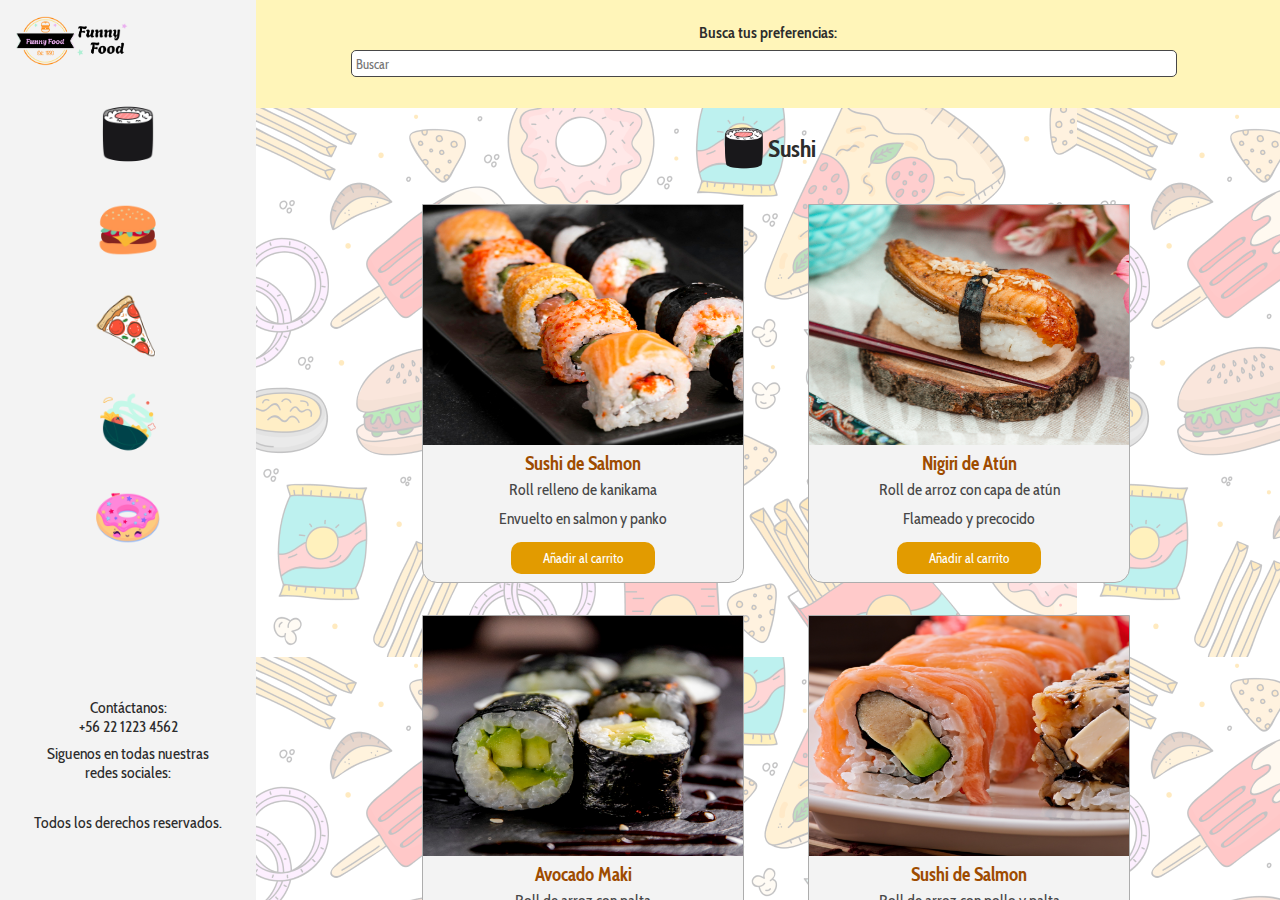
<file: index.html>
<!DOCTYPE html>
<html lang="en">

<head>
    <meta charset="UTF-8">
    <meta name="viewport" content="width=device-width, initial-scale=1.0">
    <link rel="stylesheet" href="https://cdnjs.cloudflare.com/ajax/libs/font-awesome/6.6.0/css/all.min.css"
        integrity="sha512-Kc323vGBEqzTmouAECnVceyQqyqdsSiqLQISBL29aUW4U/M7pSPA/gEUZQqv1cwx4OnYxTxve5UMg5GT6L4JJg=="
        crossorigin="anonymous" referrerpolicy="no-referrer" />
    <link rel="shortcut icon" href="./assets/img/sushi_.png" type="image/x-icon">
    <link rel="stylesheet" href="./assets/css/style.css">
    <title>Funny Food</title>
</head>

<body>

    <section class="navbar">
        <nav>
            <div class="logo">
                <img src="./assets/img/Logo_1.png" alt="logo_white">
            </div>
            <div class="iconos-nav">
                <i class="fa-solid fa-cart-shopping"></i>
                <i class="fa-solid fa-bars"></i>
            </div>
        </nav>
        <aside>
            <menu>
                <div class="titulo-nav">
                    <a href="#sushi">
                        <p>Sushi</p>
                        <img src="./assets/img/sushi_.png" alt="sushi">
                    </a>
                </div>
                <div class="titulo-nav">
                    <a href="#hamburguesa">
                        <p>Hamburguesas</p>
                        <img src="./assets/img/hamburguesa_.png" alt="sushi">
                    </a>
                </div>
                <div class="titulo-nav">
                    <a href="#pizza">
                        <p>Pizzas</p>
                        <img src="./assets/img/pizza_.png" alt="sushi">
                    </a>
                </div>
                <div class="titulo-nav">
                    <a href="#vegetariano">
                        <p>Vegetariano</p>
                        <img src="./assets/img/ensalada_.png" alt="sushi">
                    </a>
                </div>
                <div class="titulo-nav">
                    <a href="#postres">
                        <p>Postres</p>
                        <img src="./assets/img/dona_.png" alt="sushi">
                    </a>
                </div>
        </aside>
    </section>

    <section class="buscar">
        <section class="search-box">
            <label for="buscador">Busca tus preferencias:</label>
            <form method="get" id="search-form">
                <fieldset>
                    <input type="text" id="search-input" placeholder="Buscar" />
                    <i class="fa-solid fa-magnifying-glass"></i>
                </fieldset>
            </form>
        </section>
    </section>

    <main>
        <section class="galeria">
            <section class="sushi" id="sushi">
                <div class="titulo-contenedor">
                    <img src="./assets/img/sushi_.png" alt="sushi">
                    <h2>Sushi</h2>
                </div>
                <div class="contenedor-cards">
                    <div class="card">
                        <div class="img-card">
                            <img src="./assets/img/sushi_1.jpg" alt="sushi">
                        </div>
                        <div class="text-card">
                            <h3>Sushi de Salmon</h3>
                            <p>Roll relleno de kanikama</p>
                            <p>Envuelto en salmon y panko</p>
                        </div>
                        <button>Añadir al carrito</button>
                    </div>
                    <div class="card">
                        <div class="img-card">
                            <img src="./assets/img/sushi_2.jpg" alt="sushi">
                        </div>
                        <div class="text-card">
                            <h3>Nigiri de Atún</h3>
                            <p>Roll de arroz con capa de atún</p>
                            <p>Flameado y precocido</p>
                        </div>
                        <button>Añadir al carrito</button>
                    </div>
                    <div class="card">
                        <div class="img-card">
                            <img src="./assets/img/sushi_3.jpg" alt="sushi">
                        </div>
                        <div class="text-card">
                            <h3>Avocado Maki</h3>
                            <p>Roll de arroz con palta</p>
                            <p>Envuelto en alga Nori</p>
                        </div>
                        <button>Añadir al carrito</button>
                    </div>
                    <div class="card">
                        <div class="img-card">
                            <img src="./assets/img/sushi.jpg" alt="sushi">
                        </div>
                        <div class="text-card">
                            <h3>Sushi de Salmon</h3>
                            <p>Roll de arroz con pollo y palta</p>
                            <p>Envuelto en salmon</p>
                        </div>
                        <button>Añadir al carrito</button>
                    </div>
                </div>
            </section>
            <section class="hamburguesa" id="hamburguesa">
                <div class="titulo-contenedor">
                    <img src="./assets/img/hamburguesa_.png" alt="hamburguesa">
                    <h2>Hamburguesas</h2>
                </div>
                <div class="contenedor-cards">
                    <div class="card">
                        <div class="img-card">
                            <img src="./assets/img/hamburguesa.png" alt="hamburguesa">
                        </div>
                        <div class="text-card">
                            <h3>Burgercheese</h3>
                            <p>300g de carne con queso</p>
                            <p>Con tocino y cebolla frita</p>
                        </div>
                        <button>Añadir al carrito</button>
                    </div>
                    <div class="card">
                        <div class="img-card">
                            <img src="./assets/img/hamburguesa_1.png" alt="hamburguesa">
                        </div>
                        <div class="text-card">
                            <h3>Pepiburger</h3>
                            <p>300g de carne con queso</p>
                            <p>Rellena de vegetales variados</p>
                        </div>
                        <button>Añadir al carrito</button>
                    </div>
                    <div class="card">
                        <div class="img-card">
                            <img src="./assets/img/hamburguesa_2.png" alt="hamburguesa">
                        </div>
                        <div class="text-card">
                            <h3>Burger Egg</h3>
                            <p>300g de carne con huevo</p>
                            <p>Acompañado de vegetales</p>
                        </div>
                        <button>Añadir al carrito</button>
                    </div>
                    <div class="card">
                        <div class="img-card">
                            <img src="./assets/img/hamburguesa_3.png" alt="hamburguesa">
                        </div>
                        <div class="text-card">
                            <h3>Burguer Veggie</h3>
                            <p>Hamburguesa de lenteja</p>
                            <p>Acompañado de vegetales</p>
                        </div>
                        <button>Añadir al carrito</button>
                    </div>
                </div>
            </section>
            <section class="pizza" id="pizza">
                <div class="titulo-contenedor">
                    <img src="./assets/img/pizza_.png" alt="pizza">
                    <h2>Pizzas</h2>
                </div>
                <div class="contenedor-cards">
                    <div class="card">
                        <div class="img-card">
                            <img src="./assets/img/pizza_3.png" alt="pizza">
                        </div>
                        <div class="text-card">
                            <h3>Todas las carnes</h3>
                            <p>Variedad de 4 carnes</p>
                            <p>Con: Aceituna y queso</p>
                        </div>
                        <button>Añadir al carrito</button>
                    </div>
                    <div class="card">
                        <div class="img-card">
                            <img src="./assets/img/pizza_1.png" alt="pizza">
                        </div>
                        <div class="text-card">
                            <h3>Tomatolovers</h3>
                            <p>Tomates rostizados y frescos</p>
                            <p>Con: Queso y especias</p>
                        </div>
                        <button>Añadir al carrito</button>
                    </div>
                    <div class="card">
                        <div class="img-card">
                            <img src="./assets/img/pizza_2.png" alt="pizza">
                        </div>
                        <div class="text-card">
                            <h3>Pizzaroni</h3>
                            <p>Peperoni y albahaca</p>
                            <p>Con: Queso y salsa de tomate</p>
                        </div>
                        <button>Añadir al carrito</button>
                    </div>
                    <div class="card">
                        <div class="img-card">
                            <img src="./assets/img/pizza.png" alt="pizza">
                        </div>
                        <div class="text-card">
                            <h3>La Favorita</h3>
                            <p>Anchoas y aceitunas</p>
                            <p>Con: Queso y salsa de tomate</p>
                        </div>
                        <button>Añadir al carrito</button>
                    </div>
                </div>
            </section>
            <section class="vegetariano" id="vegetariano">
                <div class="titulo-contenedor">
                    <img src="./assets/img/ensalada_.png" alt="vegetariano">
                    <h2>Vegetariano</h2>
                </div>
                <div class="contenedor-cards">
                    <div class="card">
                        <div class="img-card">
                            <img src="./assets/img/vegetariano.png" alt="vegetariano">
                        </div>
                        <div class="text-card">
                            <h3>Veggie Árabe</h3>
                            <p>Falafel y brocoli</p>
                            <p>Varias cocciones con especias</p>
                        </div>
                        <button>Añadir al carrito</button>
                    </div>
                    <div class="card">
                        <div class="img-card">
                            <img src="./assets/img/vegetariano_1.png" alt="vegetariano">
                        </div>
                        <div class="text-card">
                            <h3>Veggie Salteado</h3>
                            <p>Brocoli y Zanahoria</p>
                            <p>Cocidos al vapor con especias</p>
                        </div>
                        <button>Añadir al carrito</button>
                    </div>
                    <div class="card">
                        <div class="img-card">
                            <img src="./assets/img/vegetariano_2.png" alt="vegetariano">
                        </div>
                        <div class="text-card">
                            <h3>Veggie Avocado</h3>
                            <p>Palta, brocoli y garbanzos</p>
                            <p>Varias cocciones con especias</p>
                        </div>
                        <button>Añadir al carrito</button>
                    </div>
                    <div class="card">
                        <div class="img-card">
                            <img src="./assets/img/vegetariano_3.png" alt="vegetariano">
                        </div>
                        <div class="text-card">
                            <h3>Veggie Cocido</h3>
                            <p>Zapallo, brocoli, y pimiento</p>
                            <p>Salteado con especias</p>
                        </div>
                        <button>Añadir al carrito</button>
                    </div>
                </div>
            </section>
            <section class="postres" id="postres">
                <div class="titulo-contenedor">
                    <img src="./assets/img/dona_.png" alt="postres">
                    <h2>Postres</h2>
                </div>
                <div class="contenedor-cards">
                    <div class="card">
                        <div class="img-card">
                            <img src="./assets/img/postres.png" alt="postres">
                        </div>
                        <div class="text-card">
                            <h3>Tartaleta de frutas</h3>
                            <p>Frutos rojos frescas</p>
                            <p>Crema pastelera liviana</p>
                        </div>
                        <button>Añadir al carrito</button>
                    </div>
                    <div class="card">
                        <div class="img-card">
                            <img src="./assets/img/postres_1.png" alt="postres">
                        </div>
                        <div class="text-card">
                            <h3>Flan citrico</h3>
                            <p>Con chocolate y naranja</p>
                            <p>Esencia de vainilla</p>
                        </div>
                        <button>Añadir al carrito</button>
                    </div>
                    <div class="card">
                        <div class="img-card">
                            <img src="./assets/img/postres_2.png" alt="postres">
                        </div>
                        <div class="text-card">
                            <h3>Brownie con helado</h3>
                            <p>Helado de vainilla</p>
                            <p>Cake de chocolate caliente</p>
                        </div>
                        <button>Añadir al carrito</button>
                    </div>
                    <div class="card">
                        <div class="img-card">
                            <img src="./assets/img/postres_3.png" alt="postres">
                        </div>
                        <div class="text-card">
                            <h3>Postre fit/frio</h3>
                            <p>Yogurt y mermelada natural</p>
                            <p>Frutros rojos frescos</p>
                        </div>
                        <button>Añadir al carrito</button>
                    </div>

                </div>
            </section>
        </section>
    </main>

    <footer>
        <div class="info-footer">
            <div class="contacto">
                <p>Contáctanos:</p>
                <p>+56 22 1223 4562</p>
            </div>
            <div class="rrss">
                <p>Siguenos en todas nuestras redes sociales:</p>
                <div class="iconos-footer">
                    <a href="https://www.facebook.com" target="_blank"><i class="fa-brands fa-facebook"></i></a>
                    <a href="https://www.instagram.com" target="_blank"><i class="fa-brands fa-instagram"></i></a>
                    <a href="https://www.tiktok.com" target="_blank"><i class="fa-brands fa-tiktok"></i></a>
                </div>
            </div>
        </div>
        <p>Todos los derechos reservados.</p>
        </div>
    </footer>

</body>

</html>
</file>
<file: assets/css/style.css>
@import url('https://fonts.googleapis.com/css2?family=Cabin+Condensed:wght@400;500;600;700&family=Fira+Sans:ital,wght@0,100;0,200;0,300;0,400;0,500;0,600;0,700;0,800;0,900;1,100;1,200;1,300;1,400;1,500;1,600;1,700;1,800;1,900&family=Nunito:ital,wght@0,200..1000;1,200..1000&family=Open+Sans:ital,wght@0,300..800;1,300..800&display=swap');

* {
    margin: 0;
    padding: 0;
    box-sizing: border-box;
    font-family: "Cabin Condensed", sans-serif;
}

body {
    display: grid;
    grid-template-areas:
        'navegacion'
        'buscador'
        'contenido'
        'footer';
    height: 100vh;
    grid-template-rows: 10% 10% 62% 18%;
    color: rgb(44, 44, 44);
}

.navbar {
    grid-area: navegacion;
    background-color: #f3f3f3;
    padding: 1rem
}

nav {
    display: flex;
    justify-content: space-between;
    align-items: center;
}

.logo>img {
    width: 7rem;
}

.iconos-nav {
    display: flex;
    justify-content: center;
    text-align: center;
    font-size: 1.5rem;
    width: 20%;
}

.iconos-nav>i {
    padding: 0.5rem;
}

.iconos-nav>.fa-cart-shopping {
    animation: jello-horizontal 2s infinite both;
}

menu {
    display: none;
}

.buscar {
    grid-area: buscador;
    display: flex;
    justify-content: center;
    align-items: center;
    background-color: #fff5b9;
}

.search-box {
    width: 85%;
    text-align: center;
    padding: 0.5rem;
}

input {
    width: 90%;
    border-radius: 5px;
    padding: 0.3rem;
    margin: 0.5rem 0rem 0rem;
    border: none;
}

fieldset {
    border: none;
}

fieldset>i {
    animation: heartbeat 2s linear infinite both;
}

label {
    font-size: 1rem;
    font-weight: 600;
}

main {
    grid-area: contenido;
    display: flex;
    flex-direction: column;
    justify-content: center;
    align-items: center;
    overflow: auto;
    background-image: url(../img/bg.png);
}

.galeria {
    height: 100%;
}

.titulo-contenedor {
    display: flex;
    justify-content: center;
    align-items: center;
    margin: 1rem 0rem;
}

.titulo-contenedor>h2 {
    font-weight: 900;
}

.titulo-contenedor>img {
    width: 3rem;
}

.sushi {
    display: flex;
    flex-direction: column;
    justify-content: center;
    align-items: center;
}

.hamburguesa {
    display: flex;
    flex-direction: column;
    justify-content: center;
    align-items: center;
}

.pizza {
    display: flex;
    flex-direction: column;
    justify-content: center;
    align-items: center;
}

.postres {
    display: flex;
    flex-direction: column;
    justify-content: center;
    align-items: center;
}

.vegetariano {
    display: flex;
    flex-direction: column;
    justify-content: center;
    align-items: center;
}

.card {
    background-color: #f3f3f3;
    border-bottom-left-radius: 15px;
    border-bottom-right-radius: 15px;
    display: flex;
    flex-direction: column;
    justify-content: center;
    align-items: center;
    margin-right: 0.5rem;
    width: auto;
    border: 1px solid #adadad;
    animation: shadow-inset-lr 2s cubic-bezier(0.250, 0.460, 0.450, 0.940) infinite both;
}

.img-card>img {
    width: 12rem;
    height: 10rem;
}

.text-card {
    padding: 0.1rem;
    color: #474747;
    text-align: center;
}

.text-card>h3 {
    padding-top: 0.1rem;
    color: #9e4c00;
}

.text-card>p {
    padding: 0.3rem;
}

.contenedor-cards {
    display: flex;
    justify-content: center;
    align-items: center;
    flex-direction: column;
    flex-wrap: wrap;
    height: 23rem;
    overflow-y: scroll;
    margin-left: 1rem;
}

::-webkit-scrollbar {
    display: none;
}

button {
    margin: 0.5rem;
    padding: 0.5rem 2rem;
    border: none;
    background-color: #e29b00;
    color: #ffffff;
    border-radius: 10px;
}

footer {
    grid-area: footer;
    background-color: #f3f3f3;
    display: flex;
    justify-content: center;
    align-items: center;
    flex-direction: column;
}

.contacto {
    text-align: center;
    padding: 0.5rem;
}

.iconos-footer {
    display: flex;
    justify-content: center;
    padding: 0.5rem;
}

.iconos-footer>a {
    font-size: 1.2rem;
    padding: 0.2rem;
    text-decoration: none;
    color: #474747;
}

@media (width >=576px) {
    body {
        display: grid;
        grid-template-areas:
            'navegacion navegacion'
            'buscador contenido'
            'footer footer';
        grid-template-columns: 25% 75%;
        grid-template-rows: 10% 74% 16%;
        height: 100vh;
    }

    .navbar {
        background-color: #fff5b9;
    }

    .buscar {
        background-color: #f3f3f3;
        display: flex;
        flex-direction: column;
        justify-content: start;
        align-items: center;
    }

    .search-box {
        padding: 0rem;
        margin: 2rem;
    }

    fieldset {
        display: flex;
        justify-content: center;
        align-items: center;
    }

    input {
        width: 95%;
        border-radius: 5px;
        padding: 0.3rem;
        margin: 0.5rem 0.5rem 0.5rem 0rem;
        border: 1px solid #474747;
    }

    .img-card>img {
        width: 16rem;
        height: 12rem;
    }

    .card {
        margin: 0.8rem;
        animation: heartbeat 3s ease-in-out infinite both;
    }

    footer {
        background-color: #fff5b9;
    }

    .info-footer {
        display: flex;
        align-items: baseline;
        width: 70%;
    }

    .contacto {
        width: 100%;
    }

    .rrss {
        width: 100%;
        text-align: center;
    }
}

@media (width >=992px) {
    body {
        display: grid;
        grid-template-areas:
            'navegacion buscador'
            'navegacion contenido'
            'footer contenido';
        grid-template-columns: 20% 80%;
        grid-template-rows: 12% 58% 30%;
    }

    .navbar {
        background-color: #f3f3f3;
    }

    .iconos-nav>.fa-bars {
        display: none;
    }

    .iconos-nav>i {
        padding: 0.5rem;
        cursor: pointer;
    }

    .iconos-nav>i:hover {
        color: #e29b00;
        font-size: 2rem;
        transition-duration: 0.3s;
    }

    menu {
        display: contents;
        display: flex;
        flex-direction: column;
        justify-content: center;
        align-items: center;
        margin: 1rem;
    }

    .buscar {
        display: flex;
        justify-content: center;
        align-items: center;
        background-color: #fff5b9;
    }

    fieldset>i:hover {
        color: #e29b00;
        font-size: 2rem;
        transition-duration: 0.3s;
    }

    .iconos-nav {
        color: #474747;
    }

    .titulo-nav>a>img {
        width: 4rem;
    }

    .titulo-nav>a>img:hover {
        animation: rotate-scale-up 0.65s linear both;
    }

    .titulo-nav>a {
        display: flex;
        justify-content: center;
        padding: 1rem;
        text-decoration: none;
        color: #474747;
        font-size: 1.2rem;
    }

    .titulo-nav>a>p {
        display: none;
    }

    main {
        background-image: url(../img/bg_1.png);
    }

    .titulo-contenedor {
        animation: tracking-in-contract 3s cubic-bezier(0.215, 0.610, 0.355, 1.000) infinite both;
    }

    .contenedor-cards {
        display: flex;
        justify-content: center;
        flex-direction: row;
        flex-wrap: wrap;
        height: 0%;
    }

    .card {
        margin: 1rem 2rem;
        animation: none;
    }

    .card:hover {
        animation: bg-color 3s linear;
        filter: saturate(180%);
        -webkit-transform: scale(1.05);
        transform: scale(1.05);
    }

    .img-card>img {
        width: 20rem;
        height: 15rem;

    }

    button:hover {
        animation: heartbeat 2s ease-in-out infinite both;
        font-size: 1.21rem;
    }

    footer {
        padding: 0.5rem;
        background-color: #f3f3f3;

    }

    footer>p {
        text-align: center;
        padding: 0.5rem;
    }

    .iconos-footer {
        font-size: 1.5rem;
    }

    .iconos-footer>a {
        font-size: 1.5rem;
        cursor: pointer;
    }

    .iconos-footer>a:hover {
        color: #e29b00;
        font-size: 2rem;
        transition-duration: 0.3s;
    }

    .info-footer {
        display: flex;
        flex-direction: column;
    }
}

@keyframes rotate-scale-up {
    0% {
        transform: scale(1) rotateZ(0);
    }

    50% {
        transform: scale(2) rotateZ(180deg);
    }

    100% {
        transform: scale(1) rotateZ(360deg);
    }
}

@keyframes jello-horizontal {
    0% {
        transform: scale3d(1, 1, 1);
    }

    30% {
        transform: scale3d(1.25, 0.75, 1);
    }

    40% {
        transform: scale3d(0.75, 1.25, 1);
    }

    50% {
        transform: scale3d(1.15, 0.85, 1);
    }

    65% {
        transform: scale3d(0.95, 1.05, 1);
    }

    75% {
        transform: scale3d(1.05, 0.95, 1);
    }

    100% {
        transform: scale3d(1, 1, 1);
    }
}

@keyframes heartbeat {
    from {
        transform: scale(1);
        transform-origin: center center;
        animation-timing-function: ease-out;
    }

    10% {
        transform: scale(0.91);
        animation-timing-function: ease-in;
    }

    17% {
        transform: scale(0.98);
        animation-timing-function: ease-out;
    }

    33% {
        transform: scale(0.87);
        animation-timing-function: ease-in;
    }

    45% {
        transform: scale(1);
        animation-timing-function: ease-out;
    }
}

@keyframes shadow-inset-lr {
    0% {
        box-shadow: inset 0 0 0 0 rgba(0, 0, 0, 0), inset 0 0 0 0 rgba(0, 0, 0, 0);
    }

    100% {
        box-shadow: inset -6px 0 14px -6px rgba(0, 0, 0, 0.5), inset 6px 0 14px -6px rgba(0, 0, 0, 0.5);
    }
}

@keyframes heartbeat {
    from {
        transform: scale(1);
        transform-origin: center center;
        animation-timing-function: ease-out;
    }

    10% {
        transform: scale(0.91);
        animation-timing-function: ease-in;
    }

    17% {
        transform: scale(0.98);
        animation-timing-function: ease-out;
    }

    33% {
        transform: scale(0.87);
        animation-timing-function: ease-in;
    }

    45% {
        transform: scale(1);
        animation-timing-function: ease-out;
    }
}

@keyframes tracking-in-contract {
    0% {
        letter-spacing: 1em;
        opacity: 0;
    }

    40% {
        opacity: 0.6;
    }

    100% {
        letter-spacing: normal;
        opacity: 1;
    }
}

@keyframes bg-color {
    0% {
        background-color: #fff2d6b6;
    }

    50% {
        background-color: #fff2d6b6;
    }

    100% {
        background-color: #fff2d6b6;
    }
}

@keyframes heartbeat {
    from {
        transform: scale(1);
        transform-origin: center center;
        animation-timing-function: ease-out;
    }

    10% {
        transform: scale(0.91);
        animation-timing-function: ease-in;
    }

    17% {
        transform: scale(0.98);
        animation-timing-function: ease-out;
    }

    33% {
        transform: scale(0.87);
        animation-timing-function: ease-in;
    }

    45% {
        transform: scale(1);
        animation-timing-function: ease-out;
    }
}
</file>
